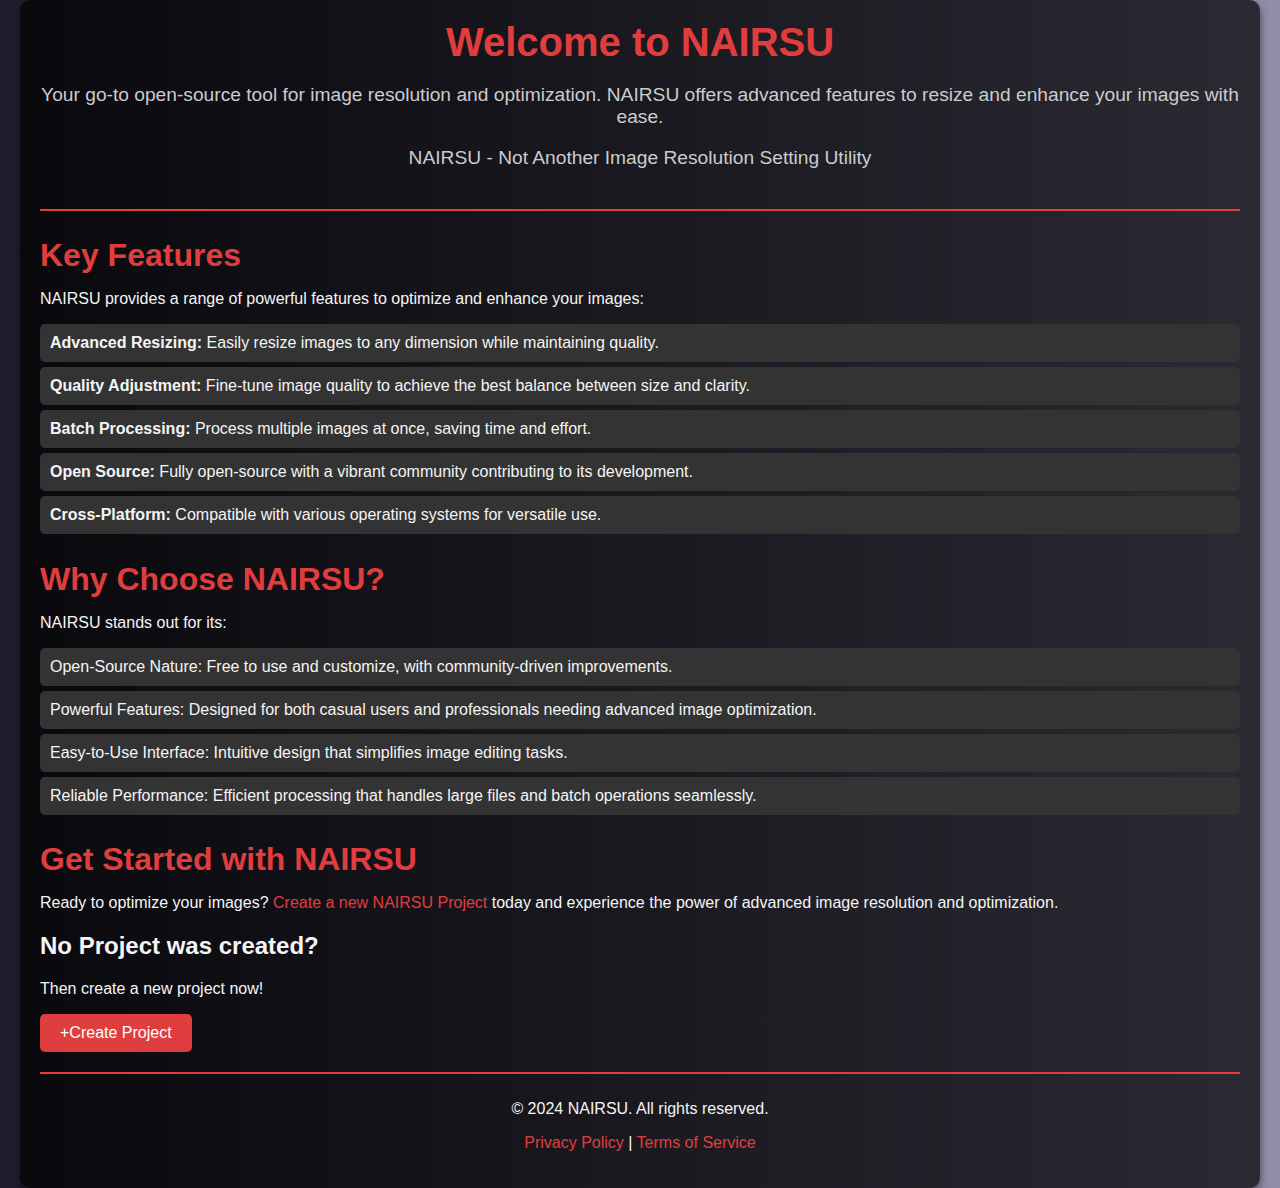
<file: index.html>
<!DOCTYPE html>
<html lang="en">
<head>
    <meta charset="UTF-8">
    <meta name="viewport" content="width=device-width, initial-scale=1.0">
    <meta name="description" content="NAIRSU is an open-source image resolution tool designed to enhance and optimize your digital images. Explore features that offer powerful resizing, quality adjustment, and more.">
    <meta name="keywords" content="NAIRSU, image resolution, open-source tool, image optimization, resizing tool">
    <meta name="author" content="ghgltggamer">
    <meta property="og:title" content="NAIRSU | Open Source Image Resolution Tool">
    <meta property="og:description" content="NAIRSU is an open-source tool for optimizing and resizing images. Discover its powerful features designed to enhance your digital images effortlessly.">
    <meta property="og:image" content="https://dmatorg.github.io/NAIRSU/og.jpg">
    <meta property="og:url" content="https://demonterminal.github.io/NAIRSU/">
    <meta property="og:type" content="website">
    <meta property="og:site_name" content="NAIRSU">
    <meta name="twitter:card" content="summary_large_image">
    <meta name="twitter:title" content="NAIRSU | Open Source Image Resolution Tool">
    <meta name="twitter:description" content="NAIRSU provides advanced features for image resizing and optimization. Enhance your images with our open-source tool.">
    <meta name="twitter:image" content="https://dmatorg.github.io/NAIRSU/og.jpg">
    <title>NAIRSU | Open Source Image Resolution Tool</title>
    <link rel="icon" href="og.jpg">
    <style>
        body {
            font-family: Arial, sans-serif;
            margin: 0;
            padding: 0;
            background: linear-gradient(to right, #1f1c2c, #928DAB);
            color: #f5f5f5;
            transition: background 0.5s ease;
            -webkit-tap-highlight-color: transparent;
        }
        .container {
            max-width: 1200px;
            margin: 0 auto;
            padding: 20px;
            background: rgba(0, 0, 0, 0.7);
            border-radius: 10px;
            box-shadow: 0 4px 8px rgba(0, 0, 0, 0.5);
            transition: background 0.5s ease;
        }
        header {
            text-align: center;
            padding-bottom: 20px;
            border-bottom: 2px solid #e03e3e;
            margin-bottom: 20px;
        }
        header h1 {
            font-size: 2.5em;
            margin: 0;
            color: #e03e3e;
            transition: color 0.5s ease;
        }
        header p {
            font-size: 1.2em;
            color: #ccc;
        }
        section {
            margin-bottom: 20px;
        }
        section h2 {
            font-size: 2em;
            margin-bottom: 10px;
            color: #e03e3e;
            transition: color 0.5s ease;
        }
        ul {
            list-style-type: none;
            padding: 0;
        }
        ul li {
            background: #333;
            margin: 5px 0;
            padding: 10px;
            border-radius: 5px;
            transition: background 0.3s ease;
        }
        ul li:hover {
            background: #444;
        }
        a {
            color: #e03e3e;
            text-decoration: none;
            transition: color 0.3s ease;
        }
        a:hover {
            color: #f1f1f1;
        }
        button {
            background: #e03e3e;
            border: none;
            color: white;
            padding: 10px 20px;
            font-size: 1em;
            border-radius: 5px;
            cursor: pointer;
            transition: background 0.3s ease, transform 0.3s ease;
        }
        button:hover {
            background: #d03e3e;
            transform: scale(1.05);
        }
        footer {
            text-align: center;
            margin-top: 20px;
            border-top: 2px solid #e03e3e;
            padding-top: 10px;
        }
        footer a {
            color: #e03e3e;
        }
    </style>
</head>
<body>
    <div class="container">
        <header>
            <h1>Welcome to NAIRSU</h1>
            <p>Your go-to open-source tool for image resolution and optimization. NAIRSU offers advanced features to resize and enhance your images with ease.</p>
            <p>NAIRSU - Not Another Image Resolution Setting Utility</p>
        </header>
        
        <section>
            <h2>Key Features</h2>
            <p>NAIRSU provides a range of powerful features to optimize and enhance your images:</p>
            <ul>
                <li><strong>Advanced Resizing:</strong> Easily resize images to any dimension while maintaining quality.</li>
                <li><strong>Quality Adjustment:</strong> Fine-tune image quality to achieve the best balance between size and clarity.</li>
                <li><strong>Batch Processing:</strong> Process multiple images at once, saving time and effort.</li>
                <li><strong>Open Source:</strong> Fully open-source with a vibrant community contributing to its development.</li>
                <li><strong>Cross-Platform:</strong> Compatible with various operating systems for versatile use.</li>
            </ul>
        </section>
        
        <section>
            <h2>Why Choose NAIRSU?</h2>
            <p>NAIRSU stands out for its:</p>
            <ul>
                <li>Open-Source Nature: Free to use and customize, with community-driven improvements.</li>
                <li>Powerful Features: Designed for both casual users and professionals needing advanced image optimization.</li>
                <li>Easy-to-Use Interface: Intuitive design that simplifies image editing tasks.</li>
                <li>Reliable Performance: Efficient processing that handles large files and batch operations seamlessly.</li>
            </ul>
        </section>
        
        <section>
            <h2>Get Started with NAIRSU</h2>
            <p>Ready to optimize your images? <a href="project.html">Create a new NAIRSU Project</a> today and experience the power of advanced image resolution and optimization.</p>
        </section>
        
        <h2>
          No Project was created?
        </h2>
        <p>
          Then create a new project now! 
        </p>
        <button onclick="window.open('project.html')">+Create Project</button>
        
        <footer>
            <p>&copy; 2024 NAIRSU. All rights reserved.</p>
            <p><a href="privacy.html">Privacy Policy</a> | <a href="terms.html">Terms of Service</a></p>
        </footer>
    </div>
</body>

</html>
</file>
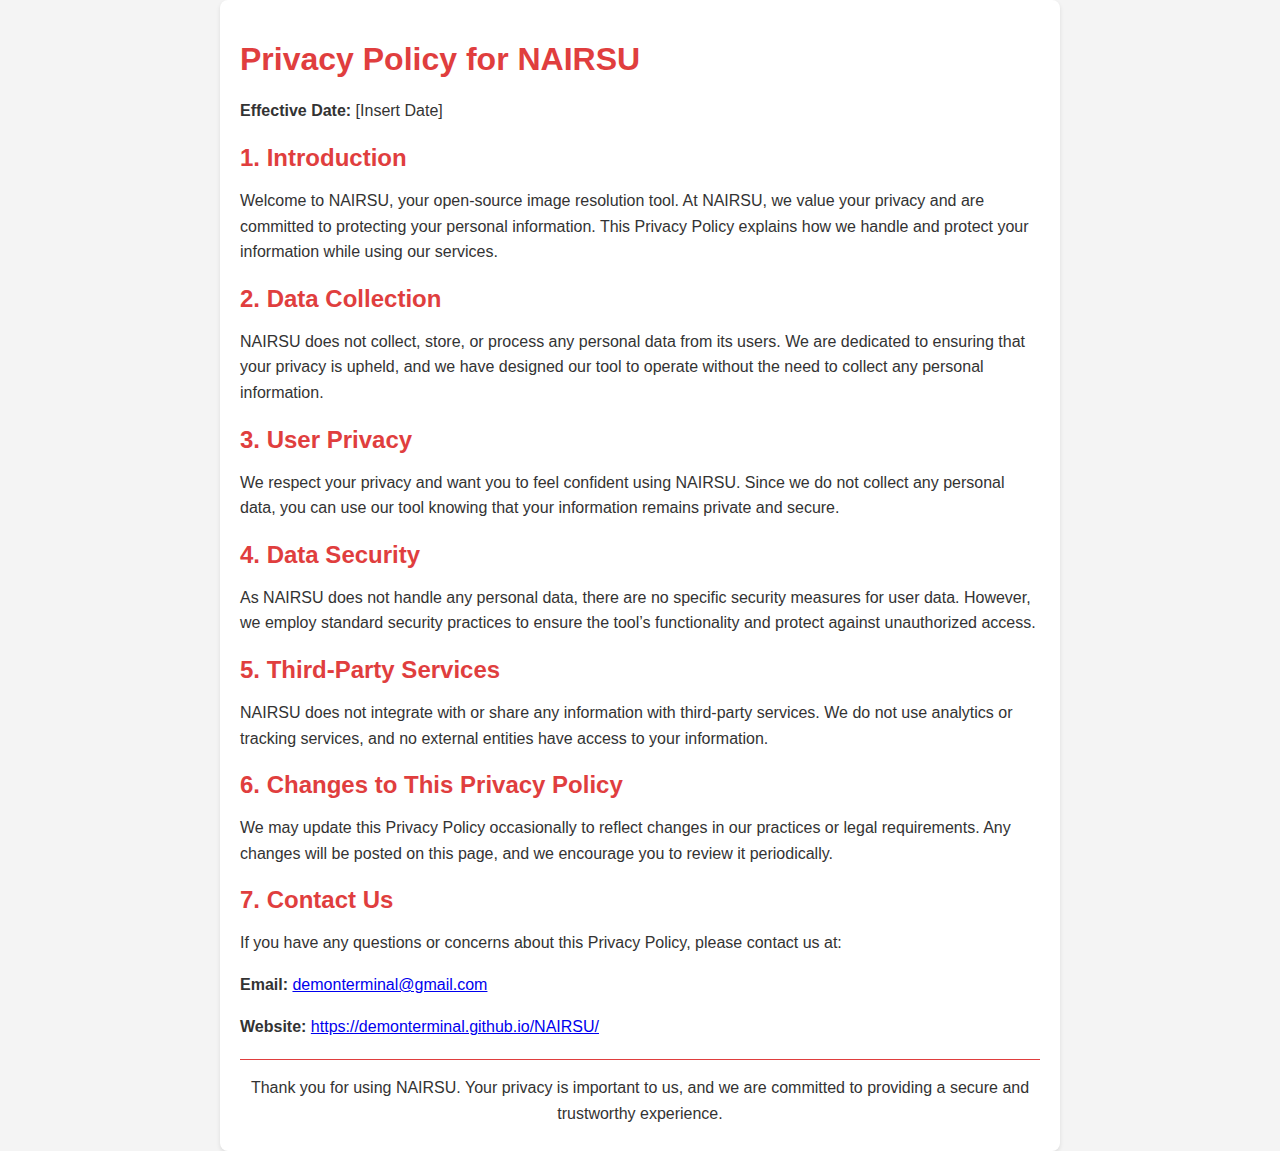
<file: privacy.html>
<!DOCTYPE html>
<html lang="en">
<head>
    <meta charset="UTF-8">
    <meta name="viewport" content="width=device-width, initial-scale=1.0">
    <meta name="description" content="NAIRSU Privacy Policy - Learn about how NAIRSU protects your privacy and does not collect any personal data.">
    <meta name="keywords" content="NAIRSU, Privacy Policy, data protection, user privacy">
    <meta name="author" content="NAIRSU">
    <title>NAIRSU Privacy Policy</title>
    <style>
        body {
            font-family: Arial, sans-serif;
            margin: 0;
            padding: 0;
            background: #f4f4f4;
            color: #333;
        }
        .container {
            max-width: 800px;
            margin: 0 auto;
            padding: 20px;
            background: #fff;
            border-radius: 8px;
            box-shadow: 0 2px 4px rgba(0, 0, 0, 0.1);
        }
        h1, h2 {
            color: #e03e3e;
        }
        h1 {
            font-size: 2em;
            margin-bottom: 20px;
        }
        h2 {
            font-size: 1.5em;
            margin-top: 20px;
            margin-bottom: 10px;
        }
        p {
            line-height: 1.6;
        }
        footer {
            text-align: center;
            margin-top: 20px;
            border-top: 1px solid #e03e3e;
            padding-top: 10px;
        }
        footer p {
            margin: 5px 0;
        }
    </style>
</head>
<body>
    <div class="container">
        <h1>Privacy Policy for NAIRSU</h1>
        <p><strong>Effective Date:</strong> [Insert Date]</p>

        <h2>1. Introduction</h2>
        <p>Welcome to NAIRSU, your open-source image resolution tool. At NAIRSU, we value your privacy and are committed to protecting your personal information. This Privacy Policy explains how we handle and protect your information while using our services.</p>

        <h2>2. Data Collection</h2>
        <p>NAIRSU does not collect, store, or process any personal data from its users. We are dedicated to ensuring that your privacy is upheld, and we have designed our tool to operate without the need to collect any personal information.</p>

        <h2>3. User Privacy</h2>
        <p>We respect your privacy and want you to feel confident using NAIRSU. Since we do not collect any personal data, you can use our tool knowing that your information remains private and secure.</p>

        <h2>4. Data Security</h2>
        <p>As NAIRSU does not handle any personal data, there are no specific security measures for user data. However, we employ standard security practices to ensure the tool’s functionality and protect against unauthorized access.</p>

        <h2>5. Third-Party Services</h2>
        <p>NAIRSU does not integrate with or share any information with third-party services. We do not use analytics or tracking services, and no external entities have access to your information.</p>

        <h2>6. Changes to This Privacy Policy</h2>
        <p>We may update this Privacy Policy occasionally to reflect changes in our practices or legal requirements. Any changes will be posted on this page, and we encourage you to review it periodically.</p>

        <h2>7. Contact Us</h2>
        <p>If you have any questions or concerns about this Privacy Policy, please contact us at:</p>
        <p><strong>Email:</strong> <a href="mailto:demonterminal@gmail.com">demonterminal@gmail.com</a></p>
        <p><strong>Website:</strong> <a href="https://demonterminal.github.io/NAIRSU/" target="_blank">https://demonterminal.github.io/NAIRSU/</a></p>

        <footer>
            <p>Thank you for using NAIRSU. Your privacy is important to us, and we are committed to providing a secure and trustworthy experience.</p>
        </footer>
    </div>
</body>
</html>
</file>
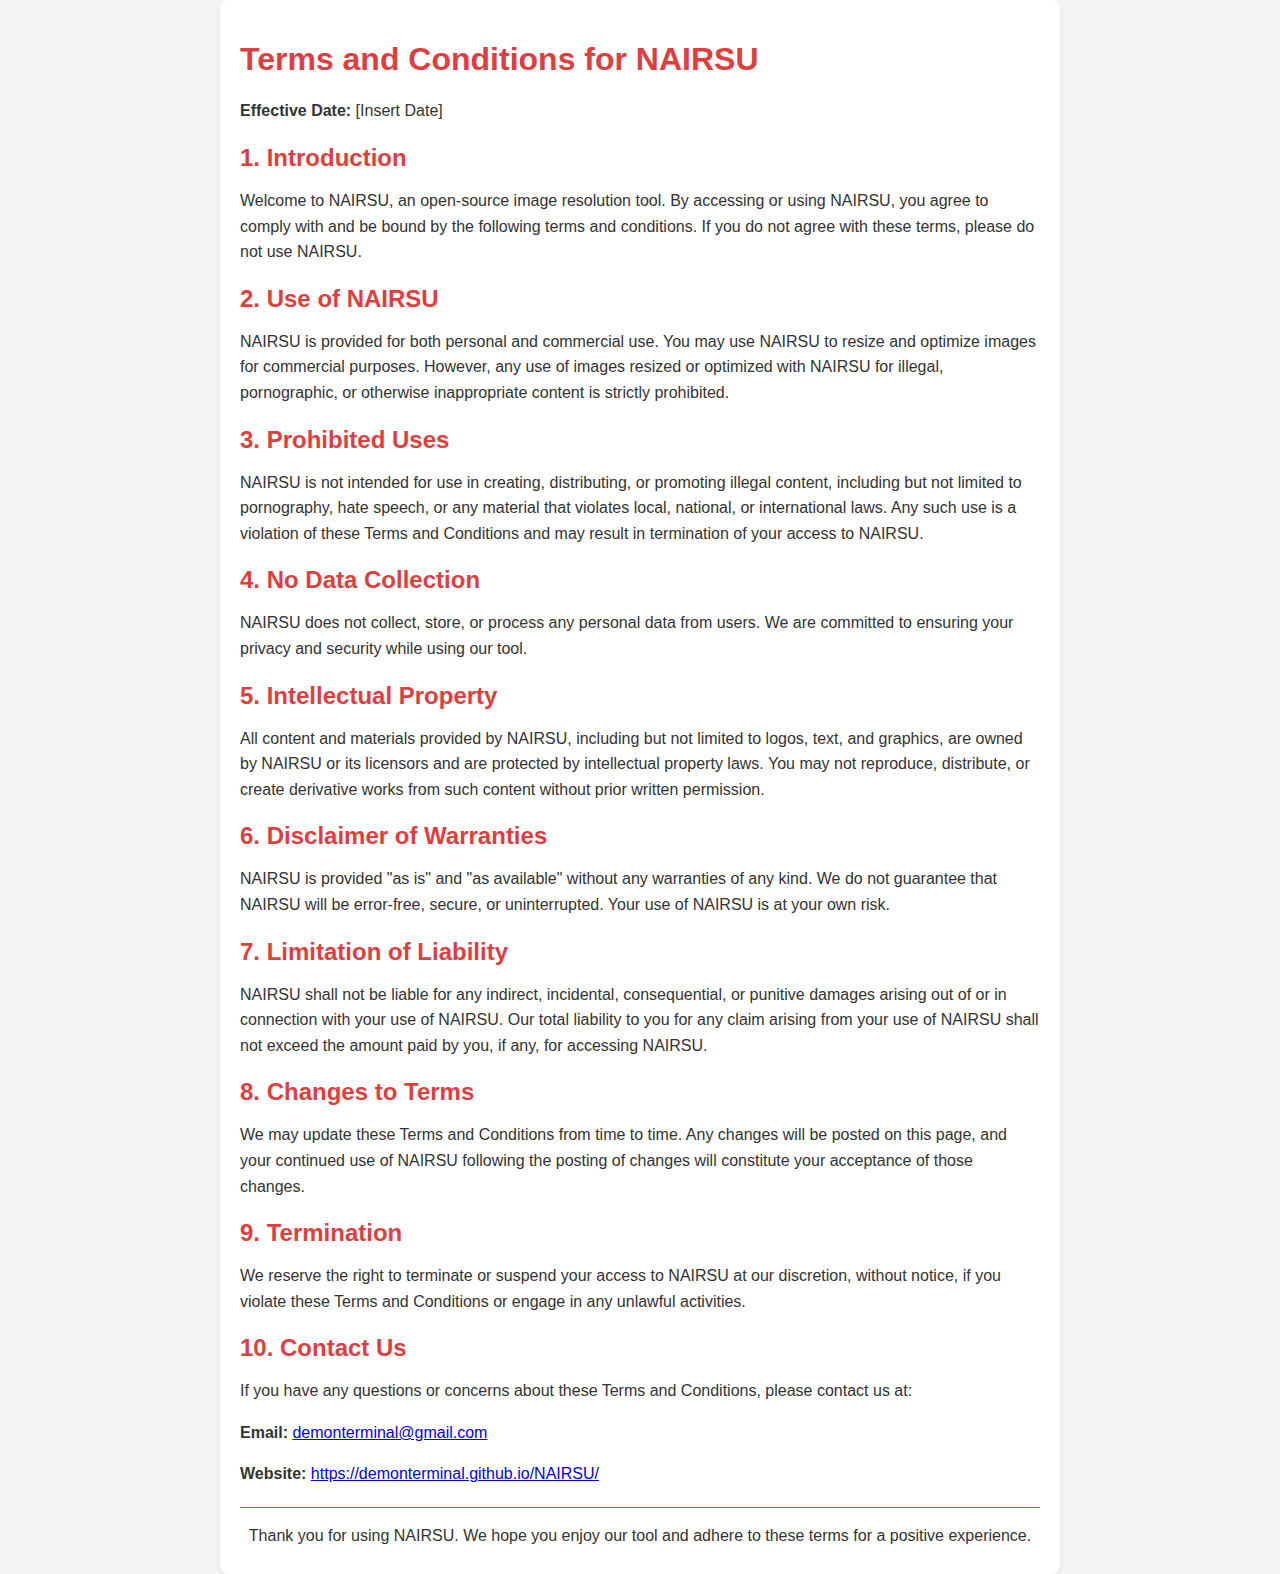
<file: terms.html>
<!DOCTYPE html>
<html lang="en">
<head>
    <meta charset="UTF-8">
    <meta name="viewport" content="width=device-width, initial-scale=1.0">
    <meta name="description" content="NAIRSU Terms and Conditions - Understand the terms of use for NAIRSU, an open-source image resolution tool.">
    <meta name="keywords" content="NAIRSU, Terms and Conditions, user agreement, terms of use">
    <meta name="author" content="NAIRSU">
    <title>NAIRSU Terms and Conditions</title>
    <style>
        body {
            font-family: Arial, sans-serif;
            margin: 0;
            padding: 0;
            background: #f4f4f4;
            color: #333;
        }
        .container {
            max-width: 800px;
            margin: 0 auto;
            padding: 20px;
            background: #fff;
            border-radius: 8px;
            box-shadow: 0 2px 4px rgba(0, 0, 0, 0.1);
        }
        h1, h2 {
            color: #e03e3e;
        }
        h1 {
            font-size: 2em;
            margin-bottom: 20px;
        }
        h2 {
            font-size: 1.5em;
            margin-top: 20px;
            margin-bottom: 10px;
        }
        p {
            line-height: 1.6;
        }
        footer {
            text-align: center;
            margin-top: 20px;
            border-top: 1px solid #e03e3e;
            padding-top: 10px;
        }
        footer p {
            margin: 5px 0;
        }
    </style>
</head>
<body>
    <div class="container">
        <h1>Terms and Conditions for NAIRSU</h1>
        <p><strong>Effective Date:</strong> [Insert Date]</p>

        <h2>1. Introduction</h2>
        <p>Welcome to NAIRSU, an open-source image resolution tool. By accessing or using NAIRSU, you agree to comply with and be bound by the following terms and conditions. If you do not agree with these terms, please do not use NAIRSU.</p>

        <h2>2. Use of NAIRSU</h2>
        <p>NAIRSU is provided for both personal and commercial use. You may use NAIRSU to resize and optimize images for commercial purposes. However, any use of images resized or optimized with NAIRSU for illegal, pornographic, or otherwise inappropriate content is strictly prohibited.</p>

        <h2>3. Prohibited Uses</h2>
        <p>NAIRSU is not intended for use in creating, distributing, or promoting illegal content, including but not limited to pornography, hate speech, or any material that violates local, national, or international laws. Any such use is a violation of these Terms and Conditions and may result in termination of your access to NAIRSU.</p>

        <h2>4. No Data Collection</h2>
        <p>NAIRSU does not collect, store, or process any personal data from users. We are committed to ensuring your privacy and security while using our tool.</p>

        <h2>5. Intellectual Property</h2>
        <p>All content and materials provided by NAIRSU, including but not limited to logos, text, and graphics, are owned by NAIRSU or its licensors and are protected by intellectual property laws. You may not reproduce, distribute, or create derivative works from such content without prior written permission.</p>

        <h2>6. Disclaimer of Warranties</h2>
        <p>NAIRSU is provided "as is" and "as available" without any warranties of any kind. We do not guarantee that NAIRSU will be error-free, secure, or uninterrupted. Your use of NAIRSU is at your own risk.</p>

        <h2>7. Limitation of Liability</h2>
        <p>NAIRSU shall not be liable for any indirect, incidental, consequential, or punitive damages arising out of or in connection with your use of NAIRSU. Our total liability to you for any claim arising from your use of NAIRSU shall not exceed the amount paid by you, if any, for accessing NAIRSU.</p>

        <h2>8. Changes to Terms</h2>
        <p>We may update these Terms and Conditions from time to time. Any changes will be posted on this page, and your continued use of NAIRSU following the posting of changes will constitute your acceptance of those changes.</p>

        <h2>9. Termination</h2>
        <p>We reserve the right to terminate or suspend your access to NAIRSU at our discretion, without notice, if you violate these Terms and Conditions or engage in any unlawful activities.</p>

        <h2>10. Contact Us</h2>
        <p>If you have any questions or concerns about these Terms and Conditions, please contact us at:</p>
        <p><strong>Email:</strong> <a href="mailto:demonterminal@gmail.com">demonterminal@gmail.com</a></p>
        <p><strong>Website:</strong> <a href="https://demonterminal.github.io/NAIRSU/" target="_blank">https://demonterminal.github.io/NAIRSU/</a></p>

        <footer>
            <p>Thank you for using NAIRSU. We hope you enjoy our tool and adhere to these terms for a positive experience.</p>
        </footer>
    </div>
</body>
</html>
</file>
